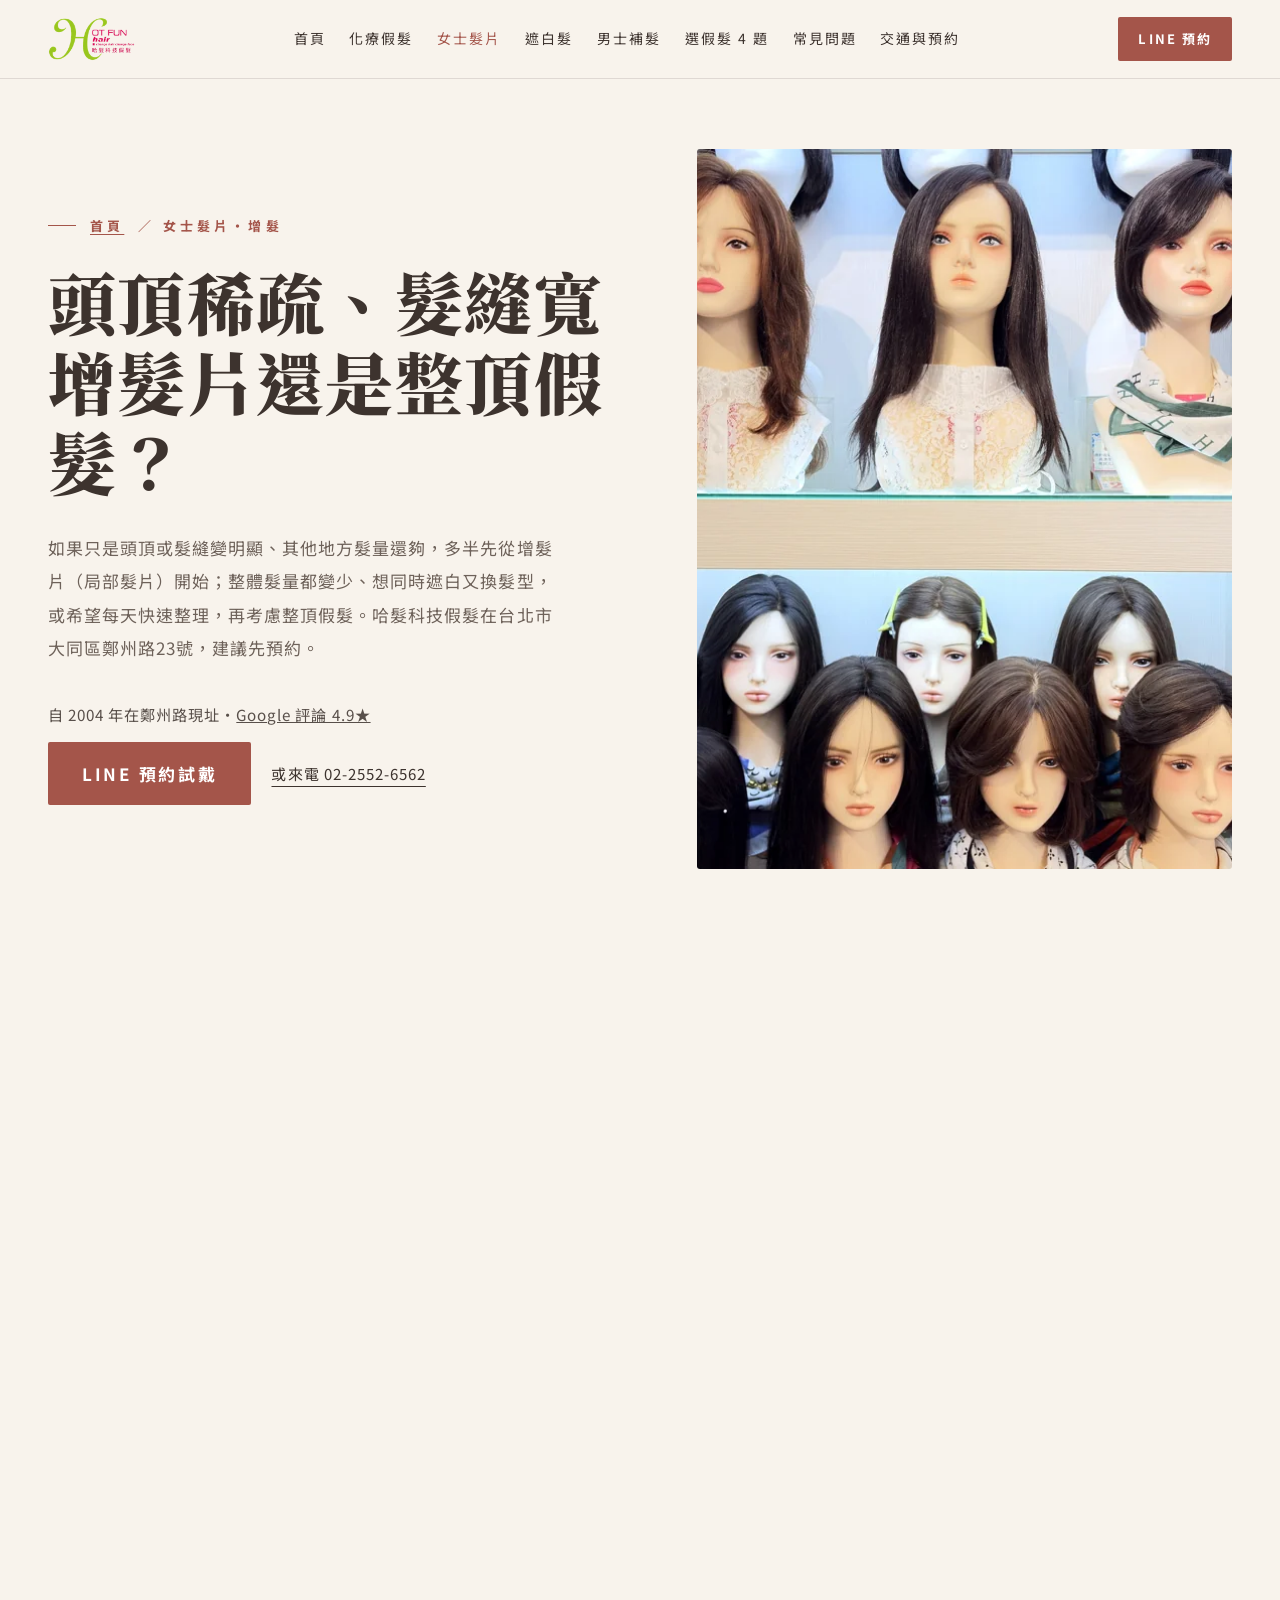
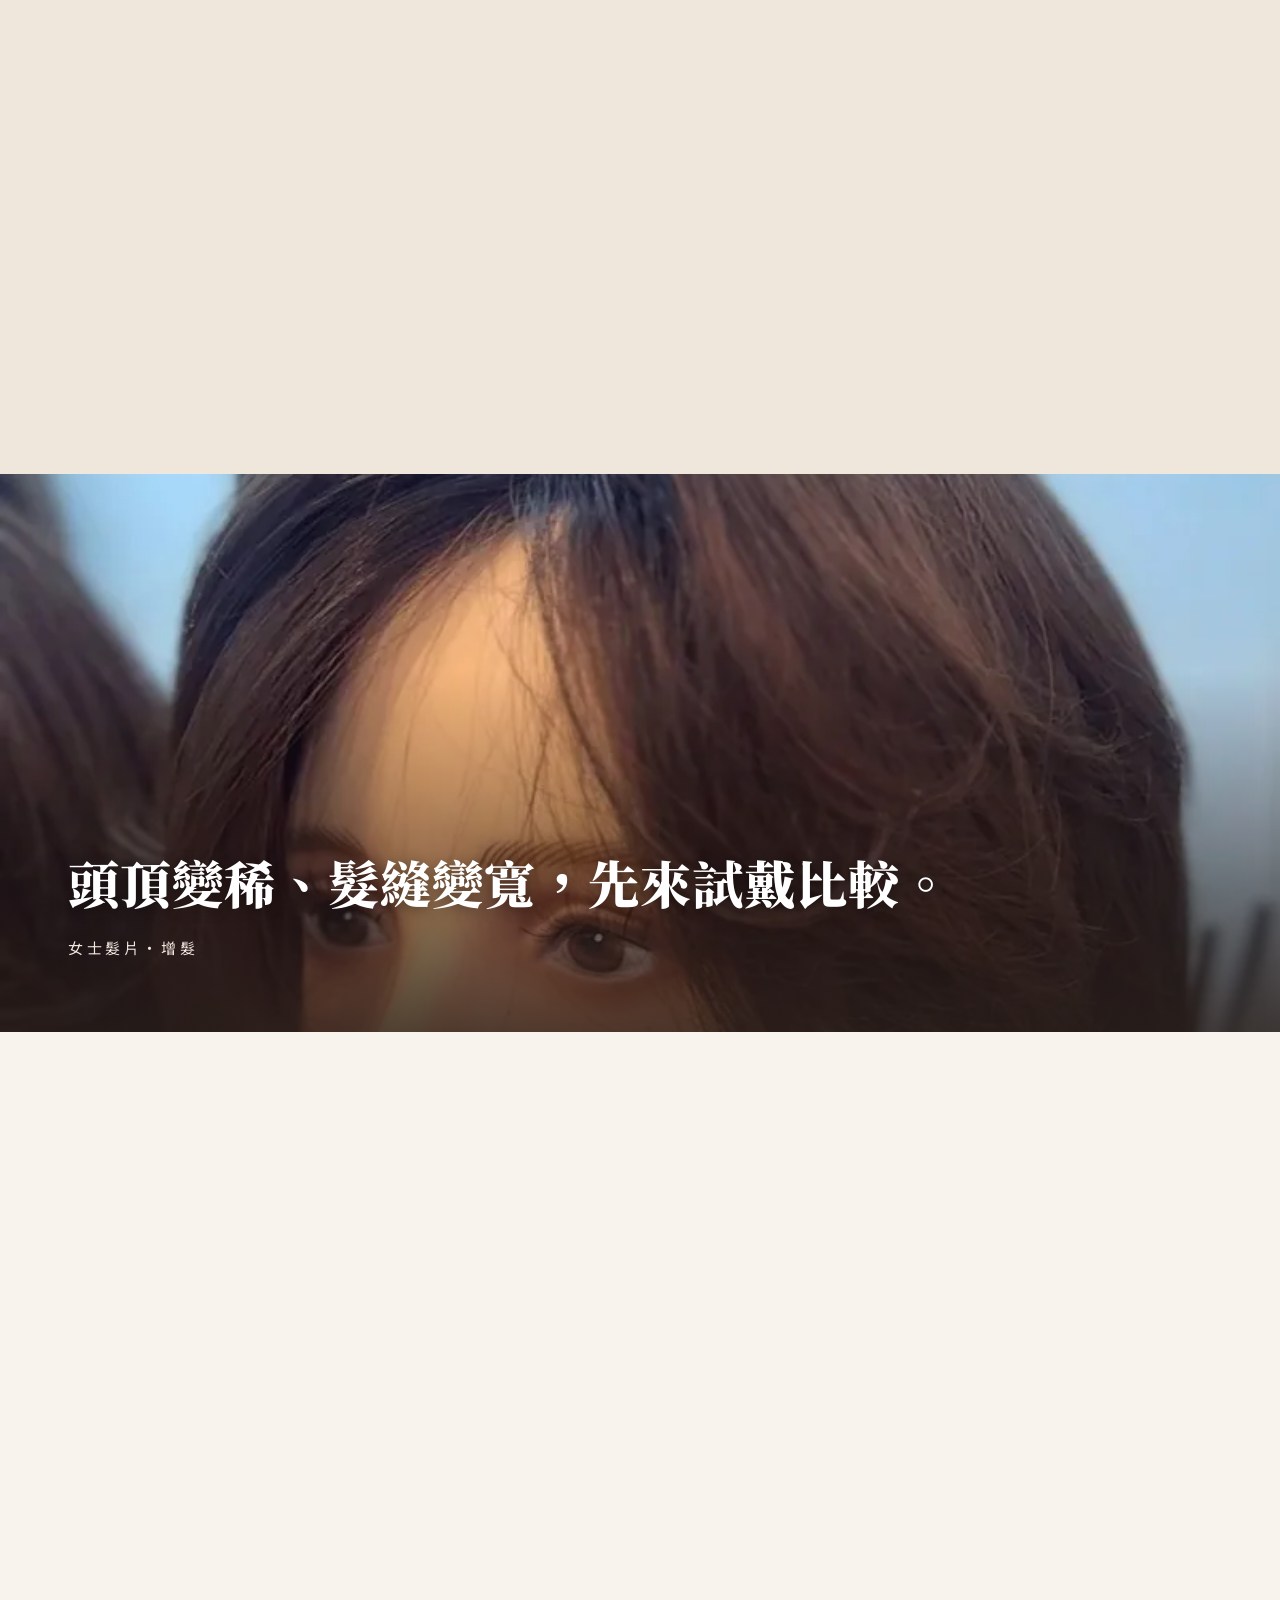
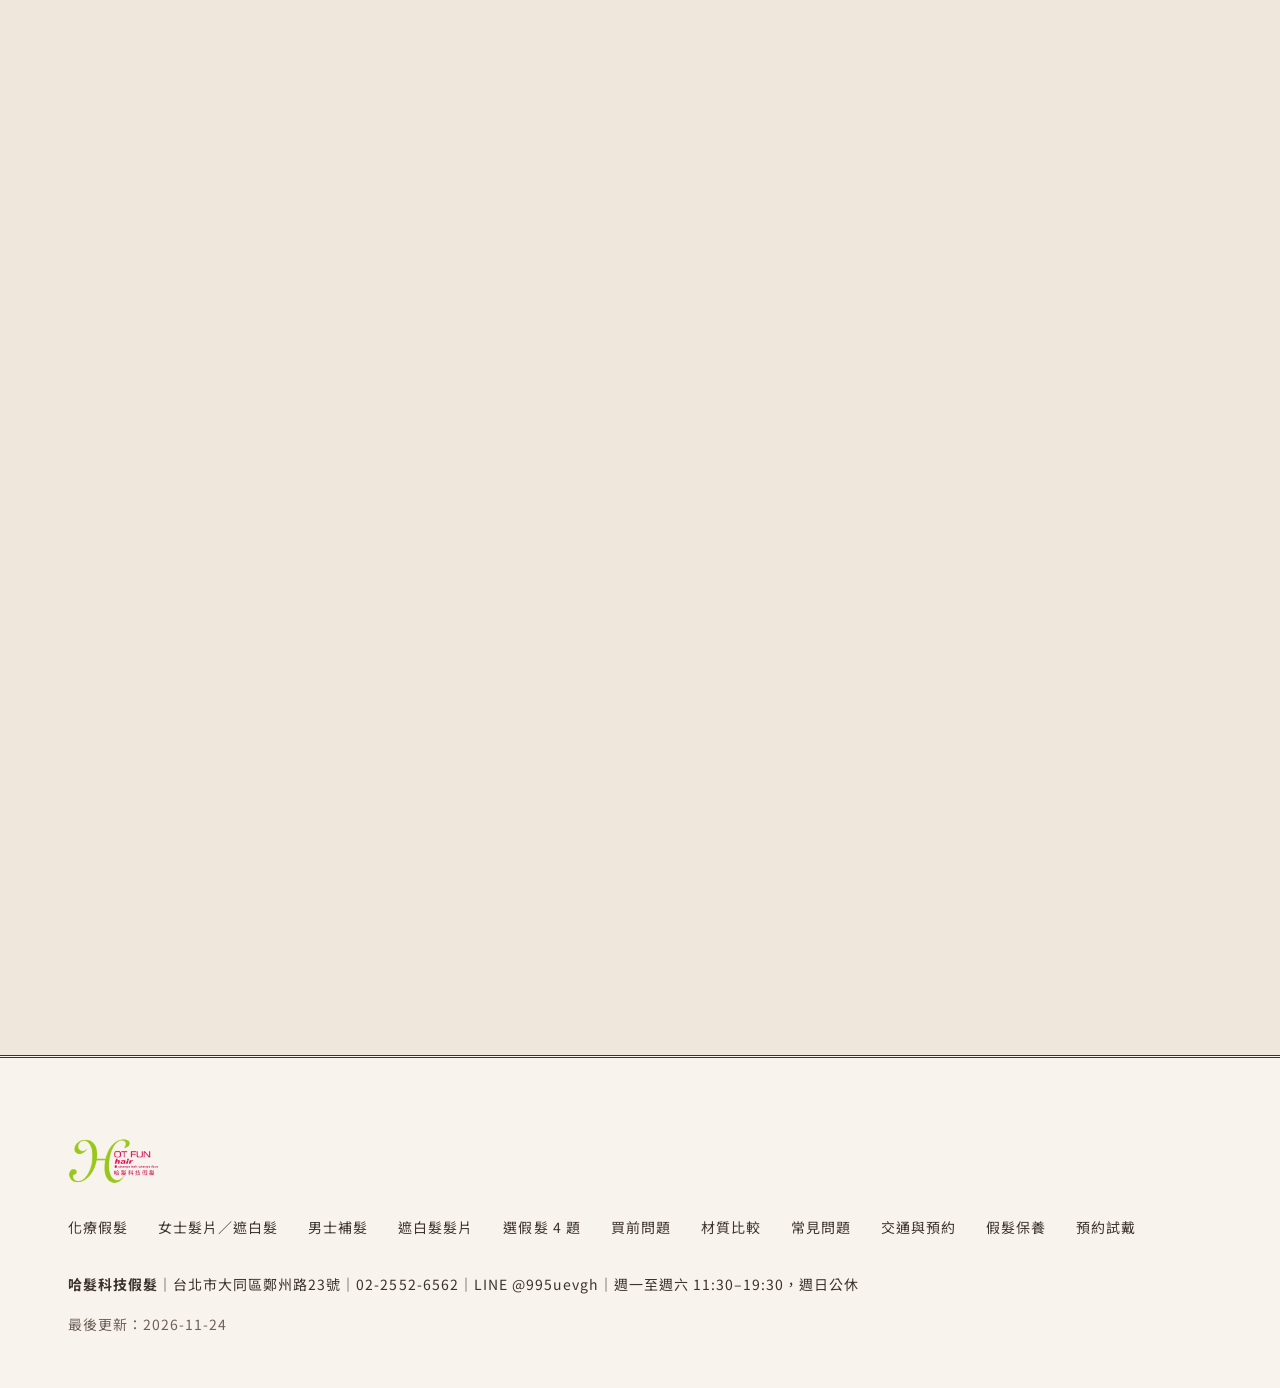
<file: hairs/index.html>
<!doctype html><html lang="zh-Hant-TW"><head><script async src="https://www.googletagmanager.com/gtag/js?id=G-0ZXGL8J3J7"></script>
<script>window.dataLayer=window.dataLayer||[];function gtag(){dataLayer.push(arguments);}gtag('js',new Date());gtag('config','G-0ZXGL8J3J7');</script><script>gtag('config','AW-10937277015');</script><meta charset="utf-8"><title>頁面已移動｜哈髮科技假髮</title><link rel="canonical" href="https://www.hotfunhair.com/women/"><meta name="robots" content="noindex,follow"><meta http-equiv="refresh" content="0; url=/women/"><link rel="icon" href="/img/logo.png"><script type="application/ld+json">{"@context": "https://schema.org", "@type": "WebPage", "url": "https://www.hotfunhair.com/women/", "inLanguage": "zh-Hant-TW", "dateModified": "2026-10-30"}</script></head><body><p>本頁已移到 <a href="/women/">新頁面</a>。</p></body></html>
</file>
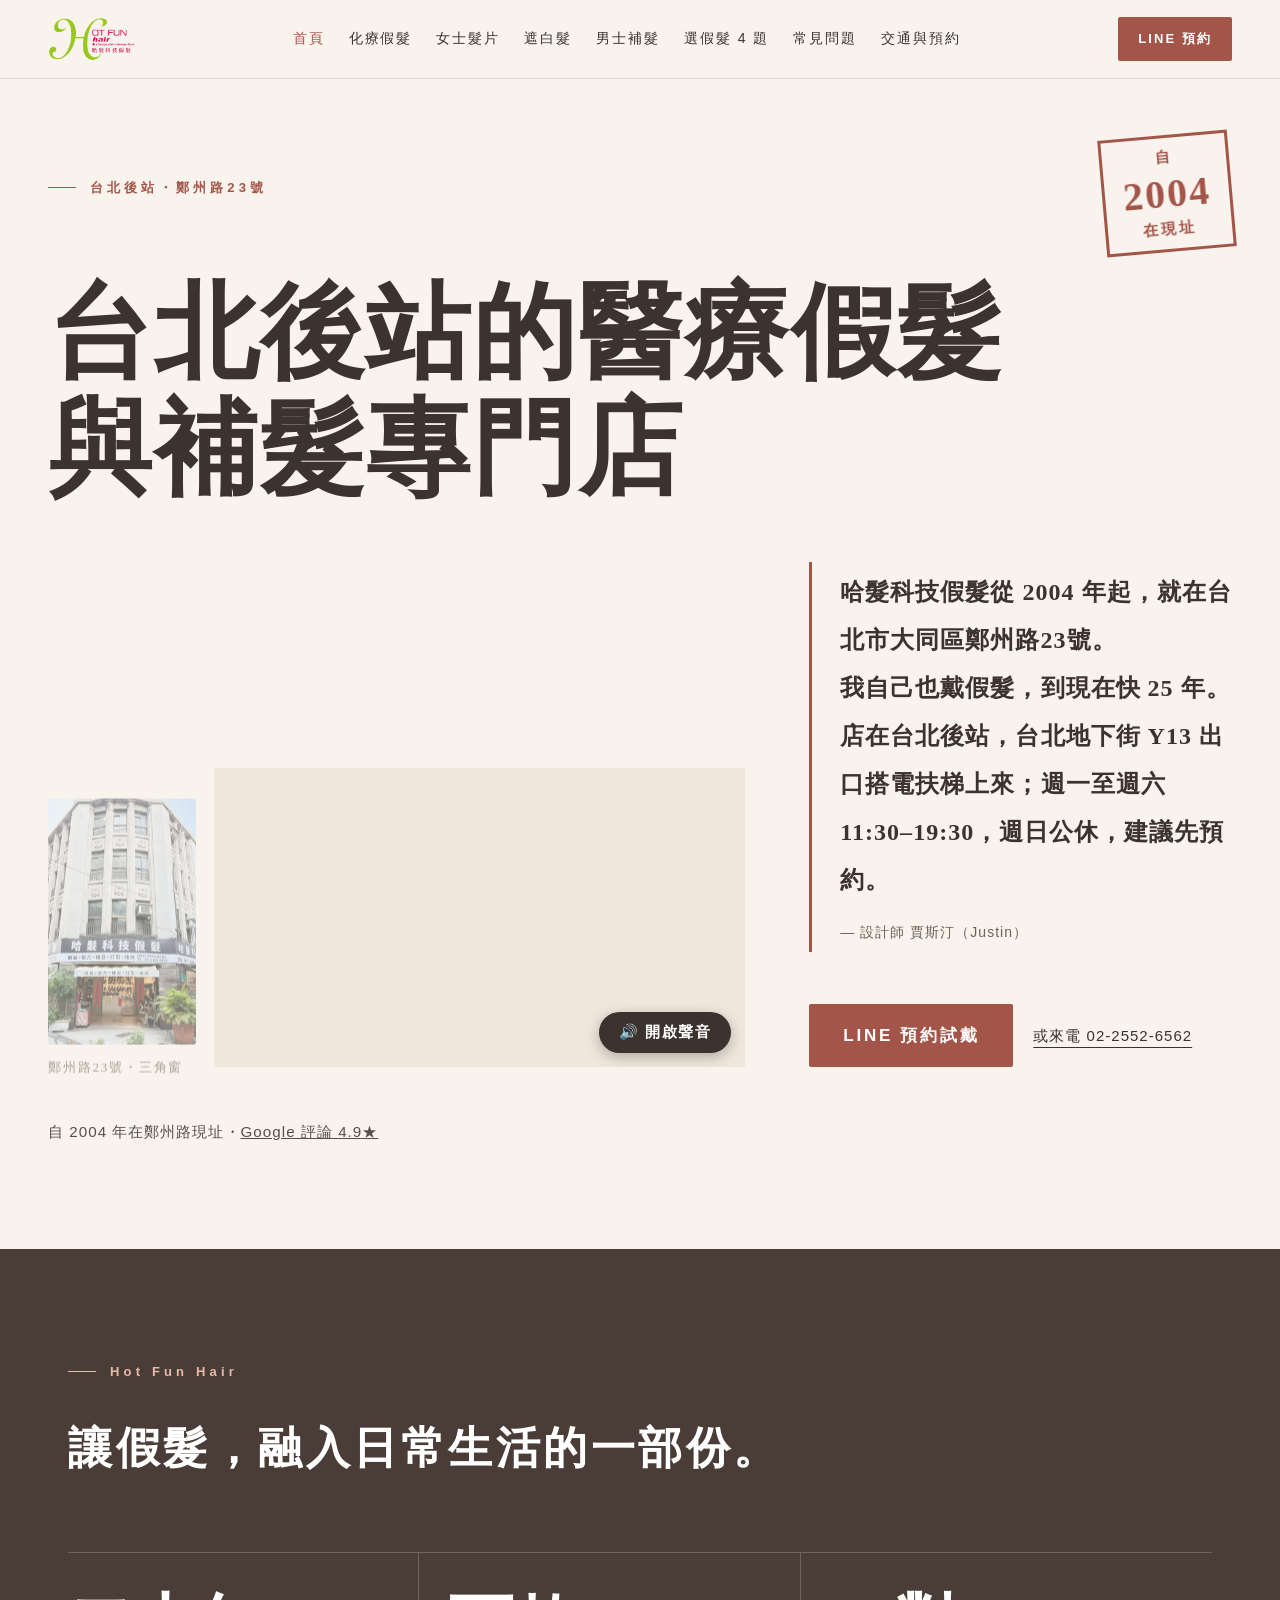
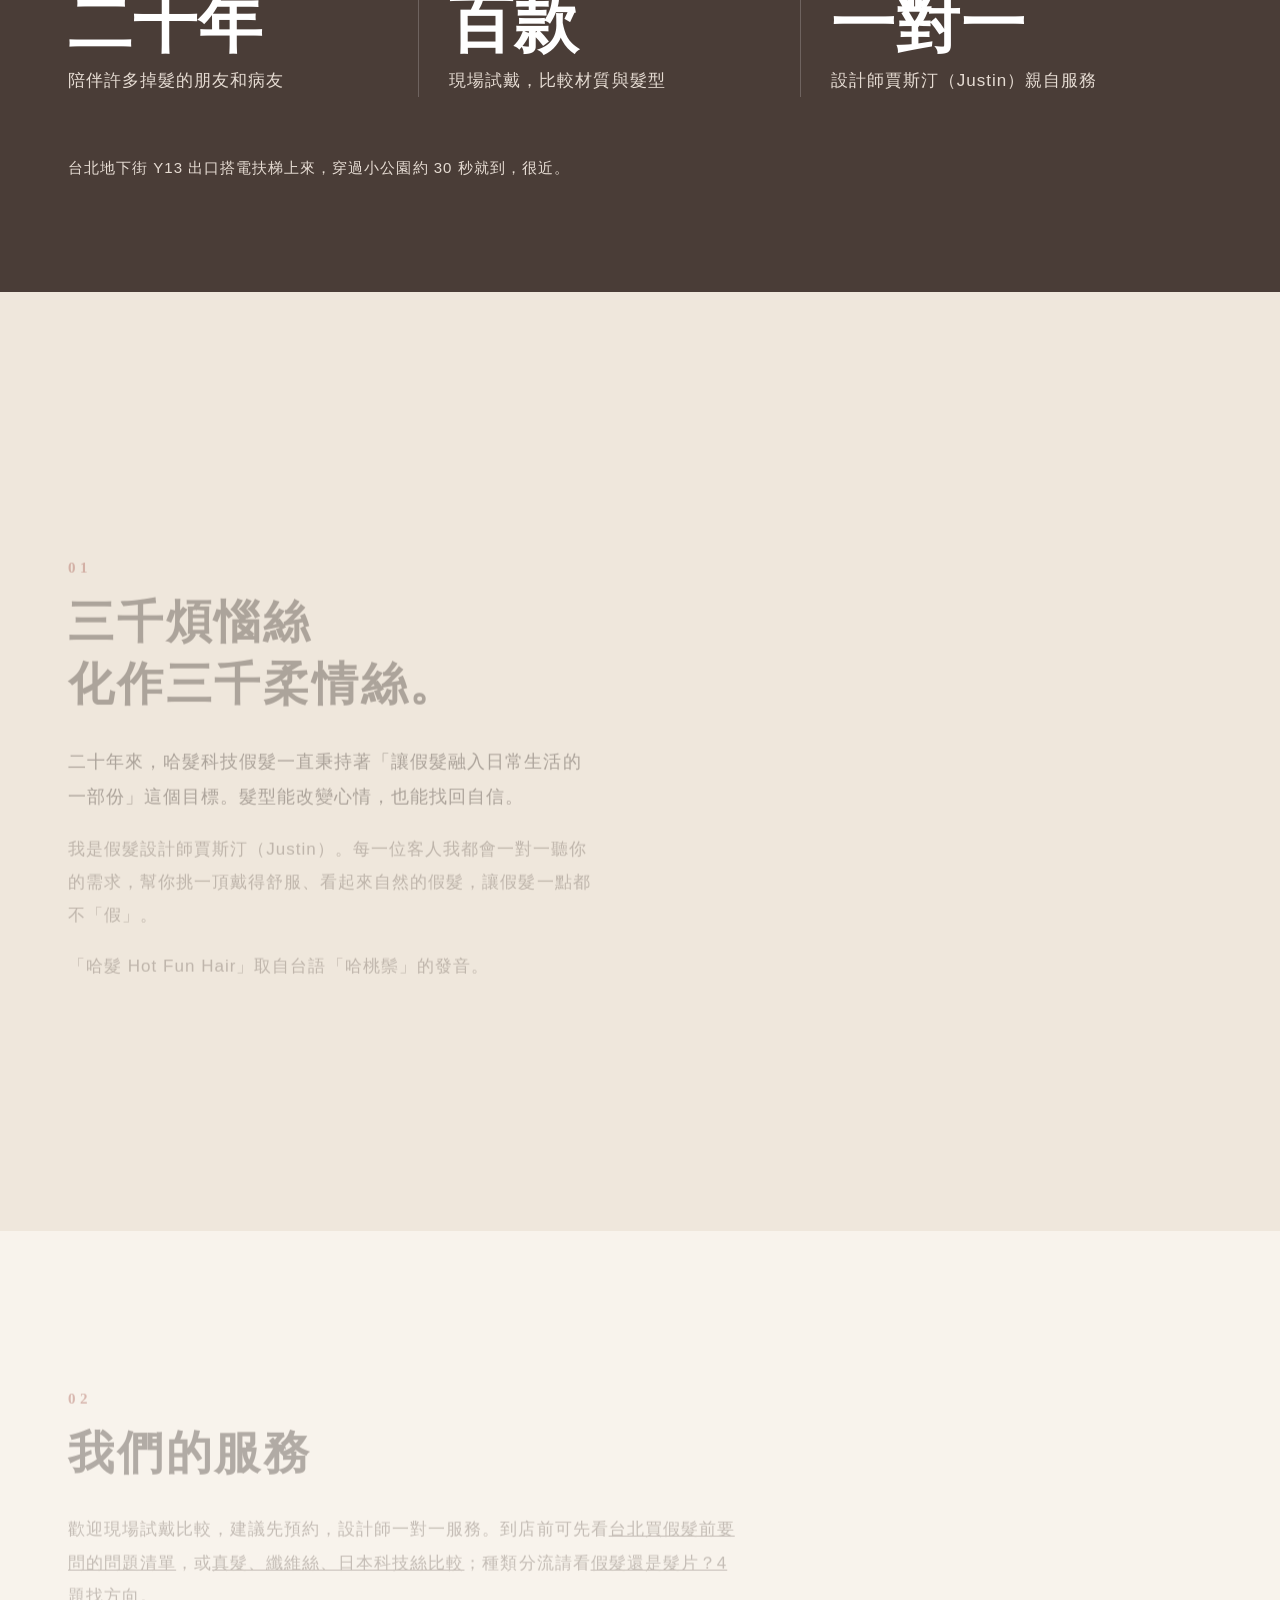
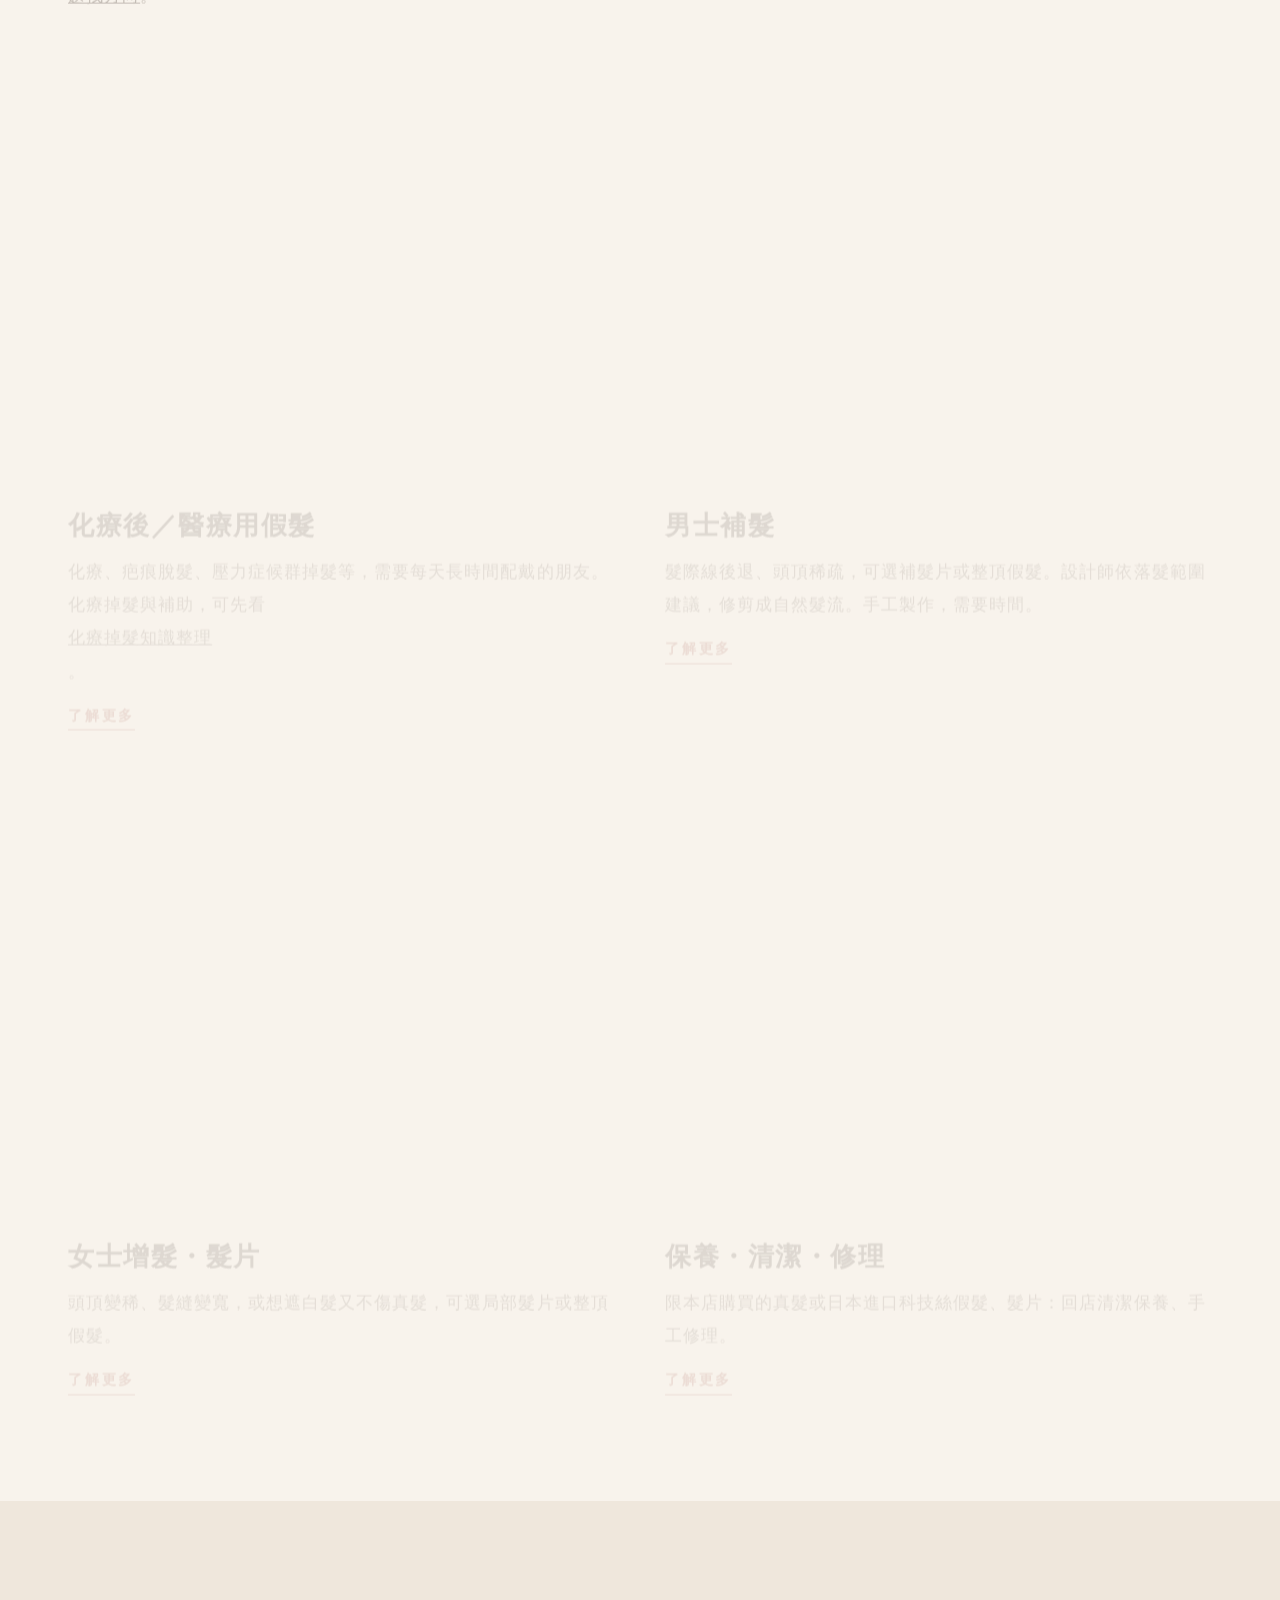
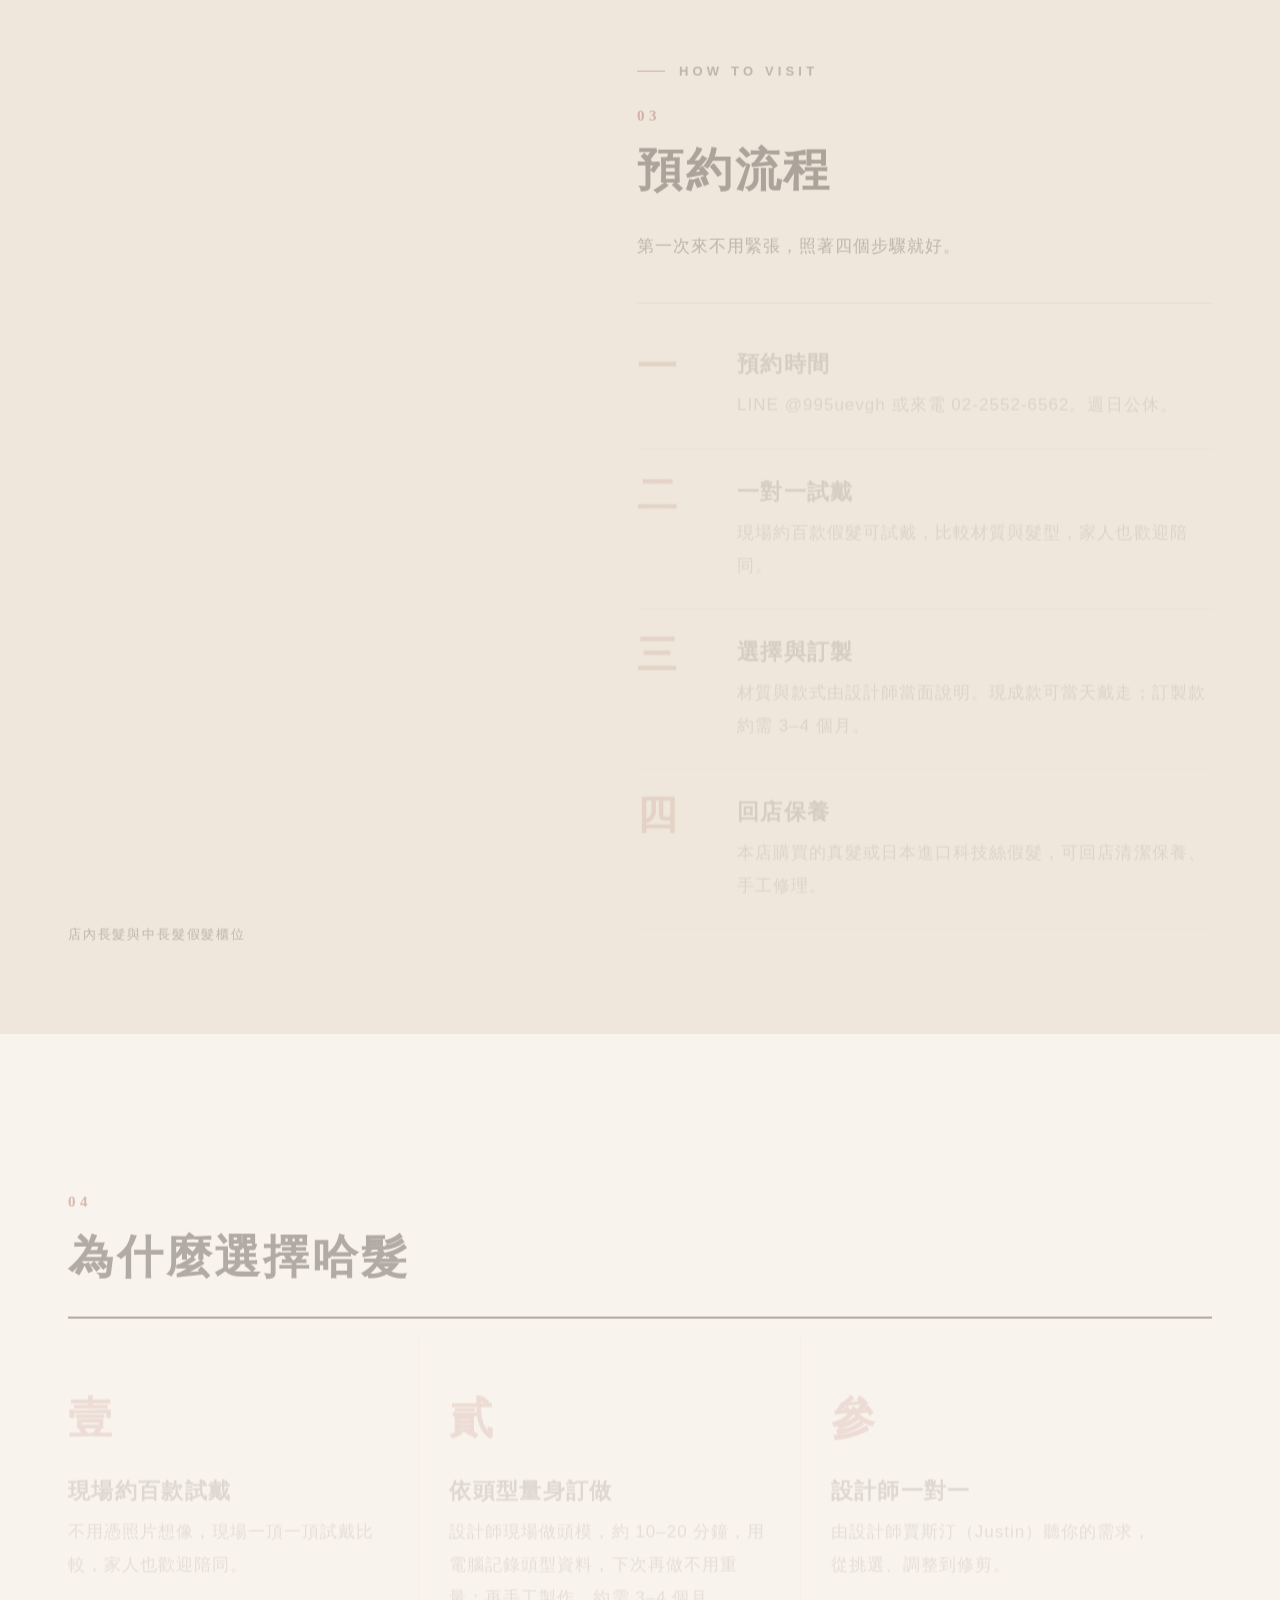
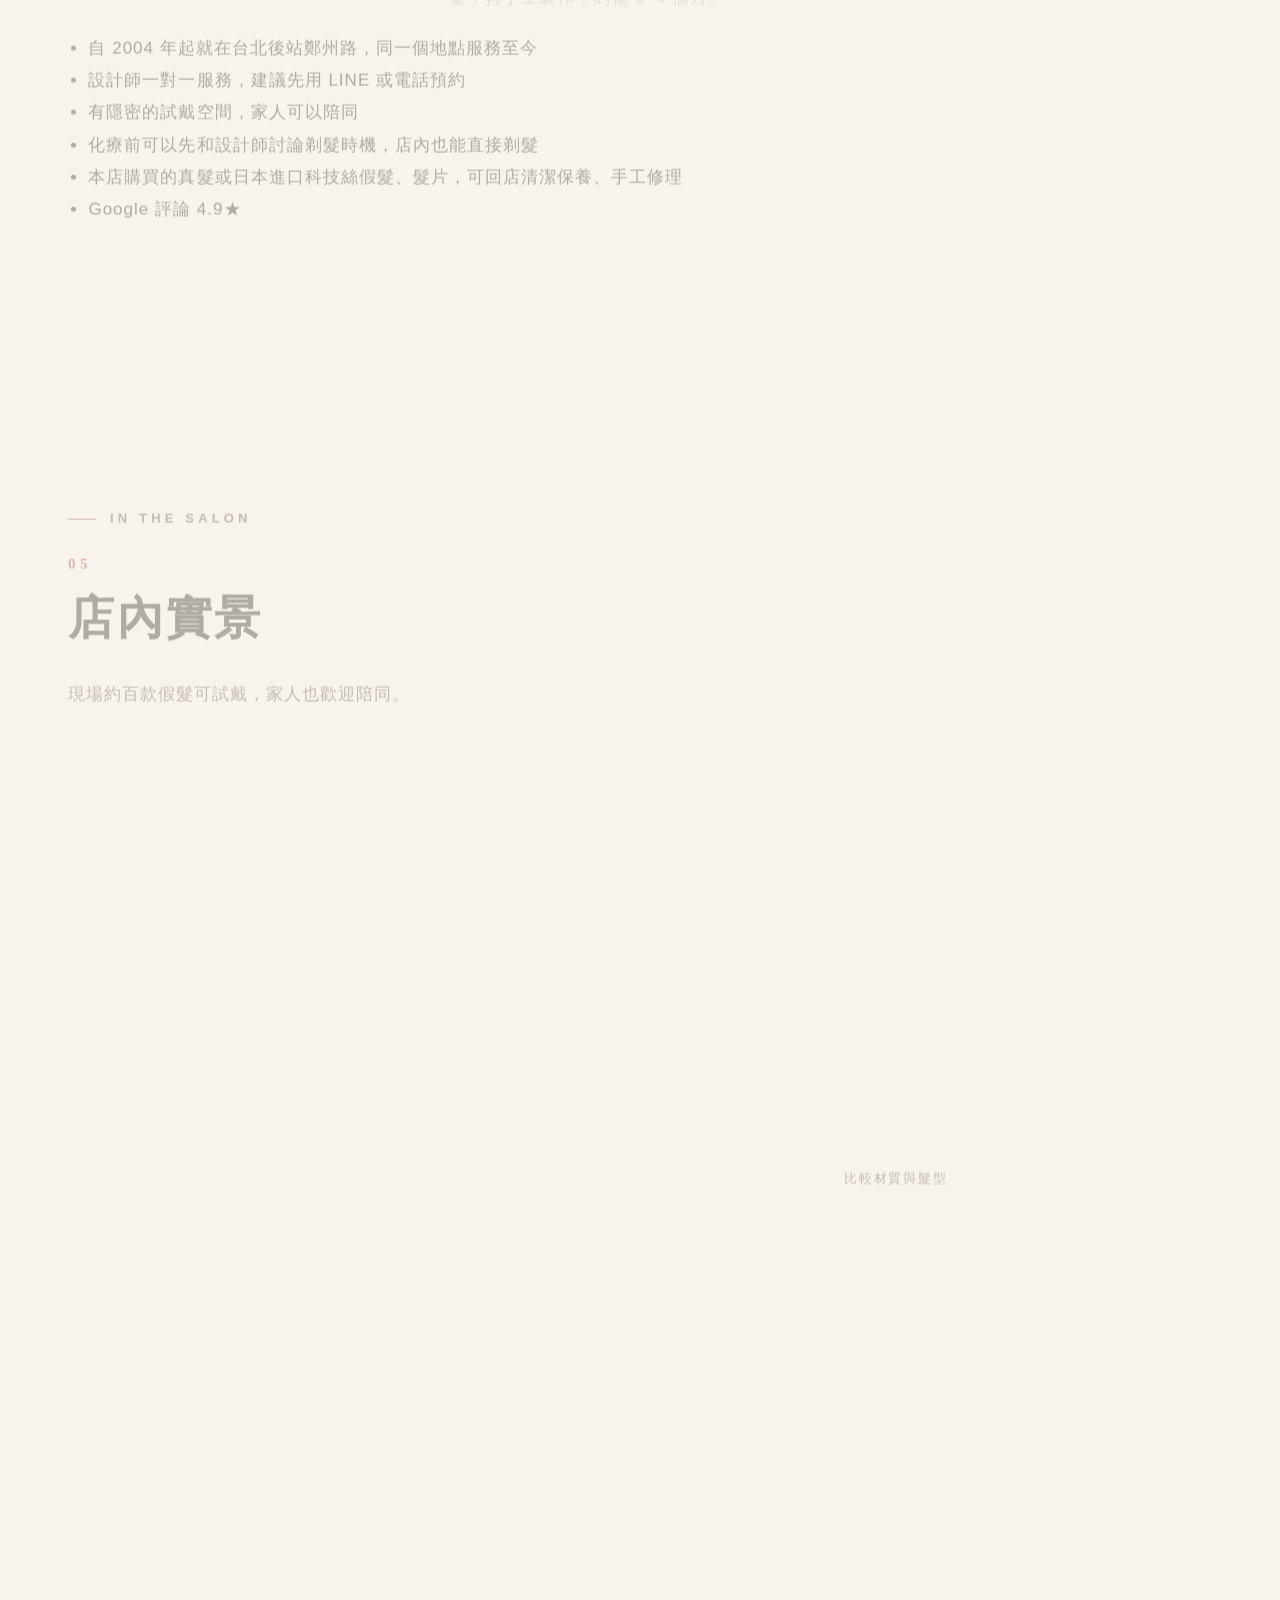
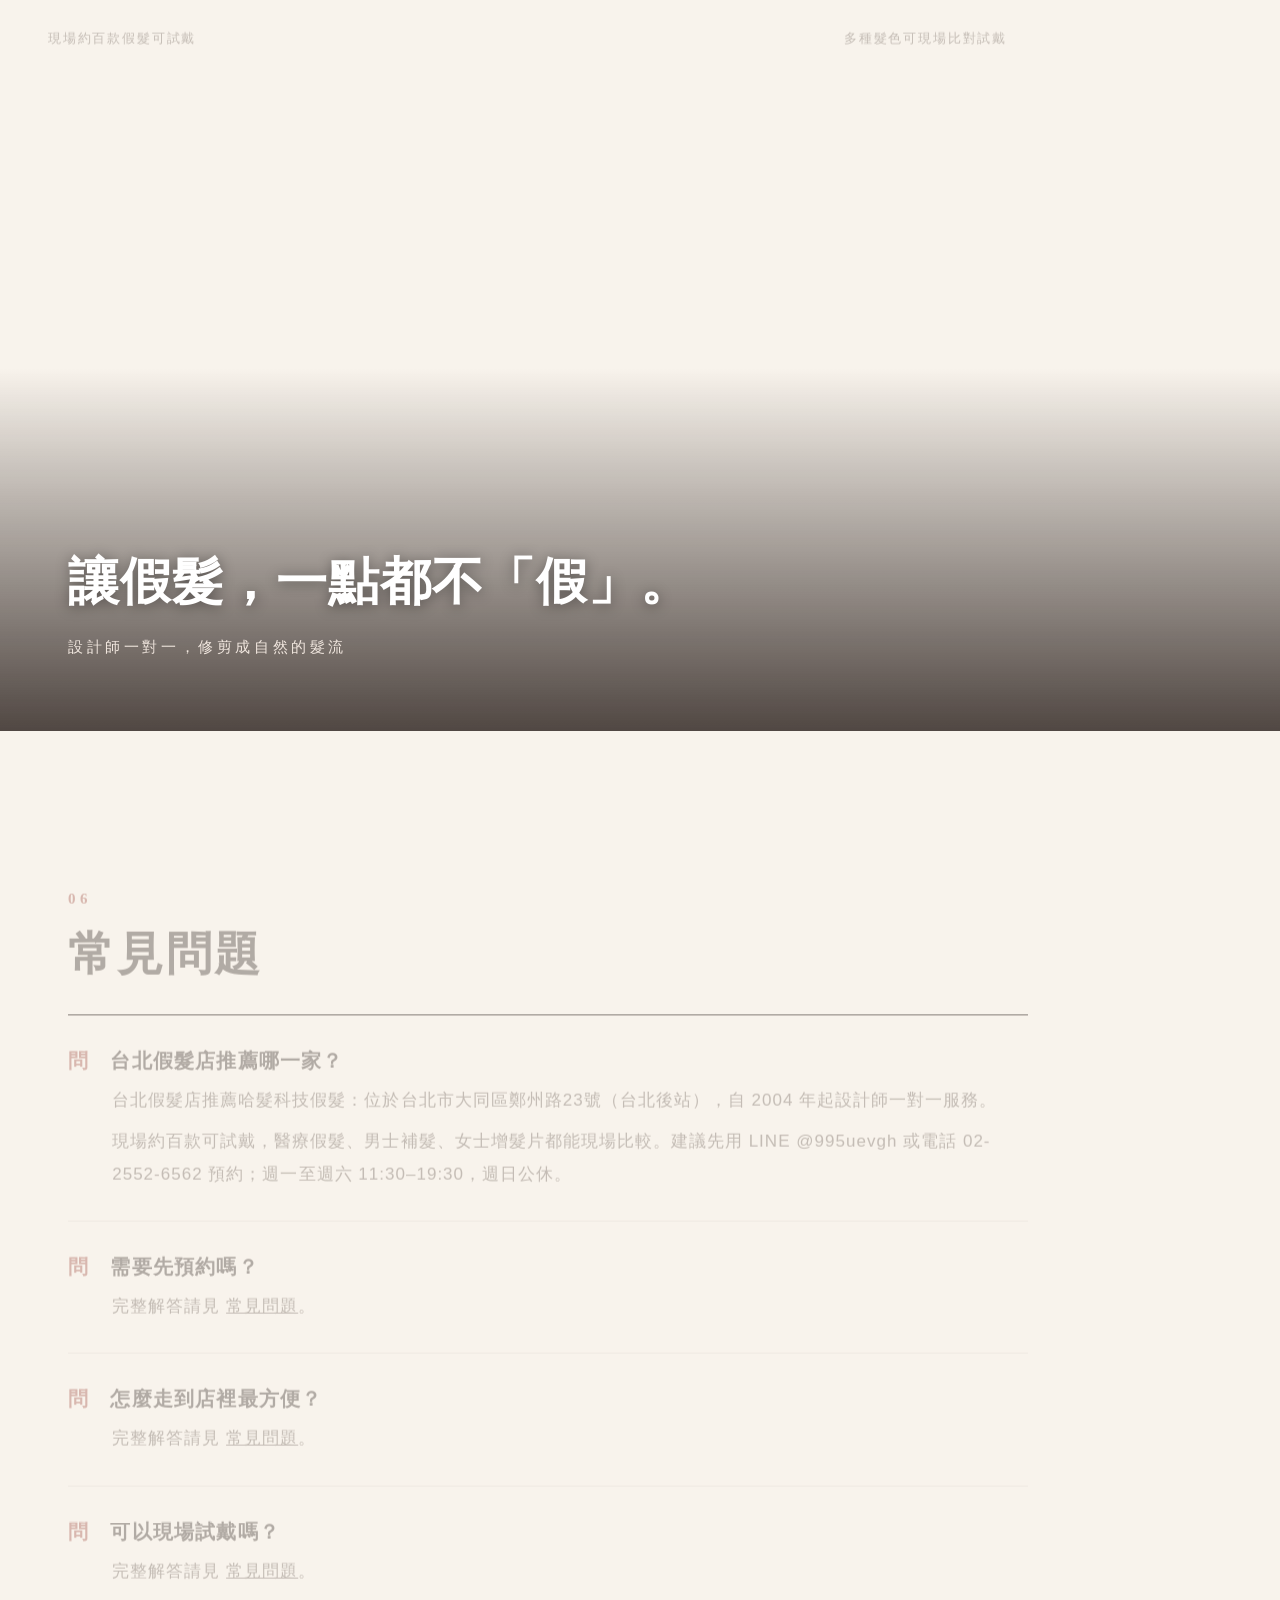
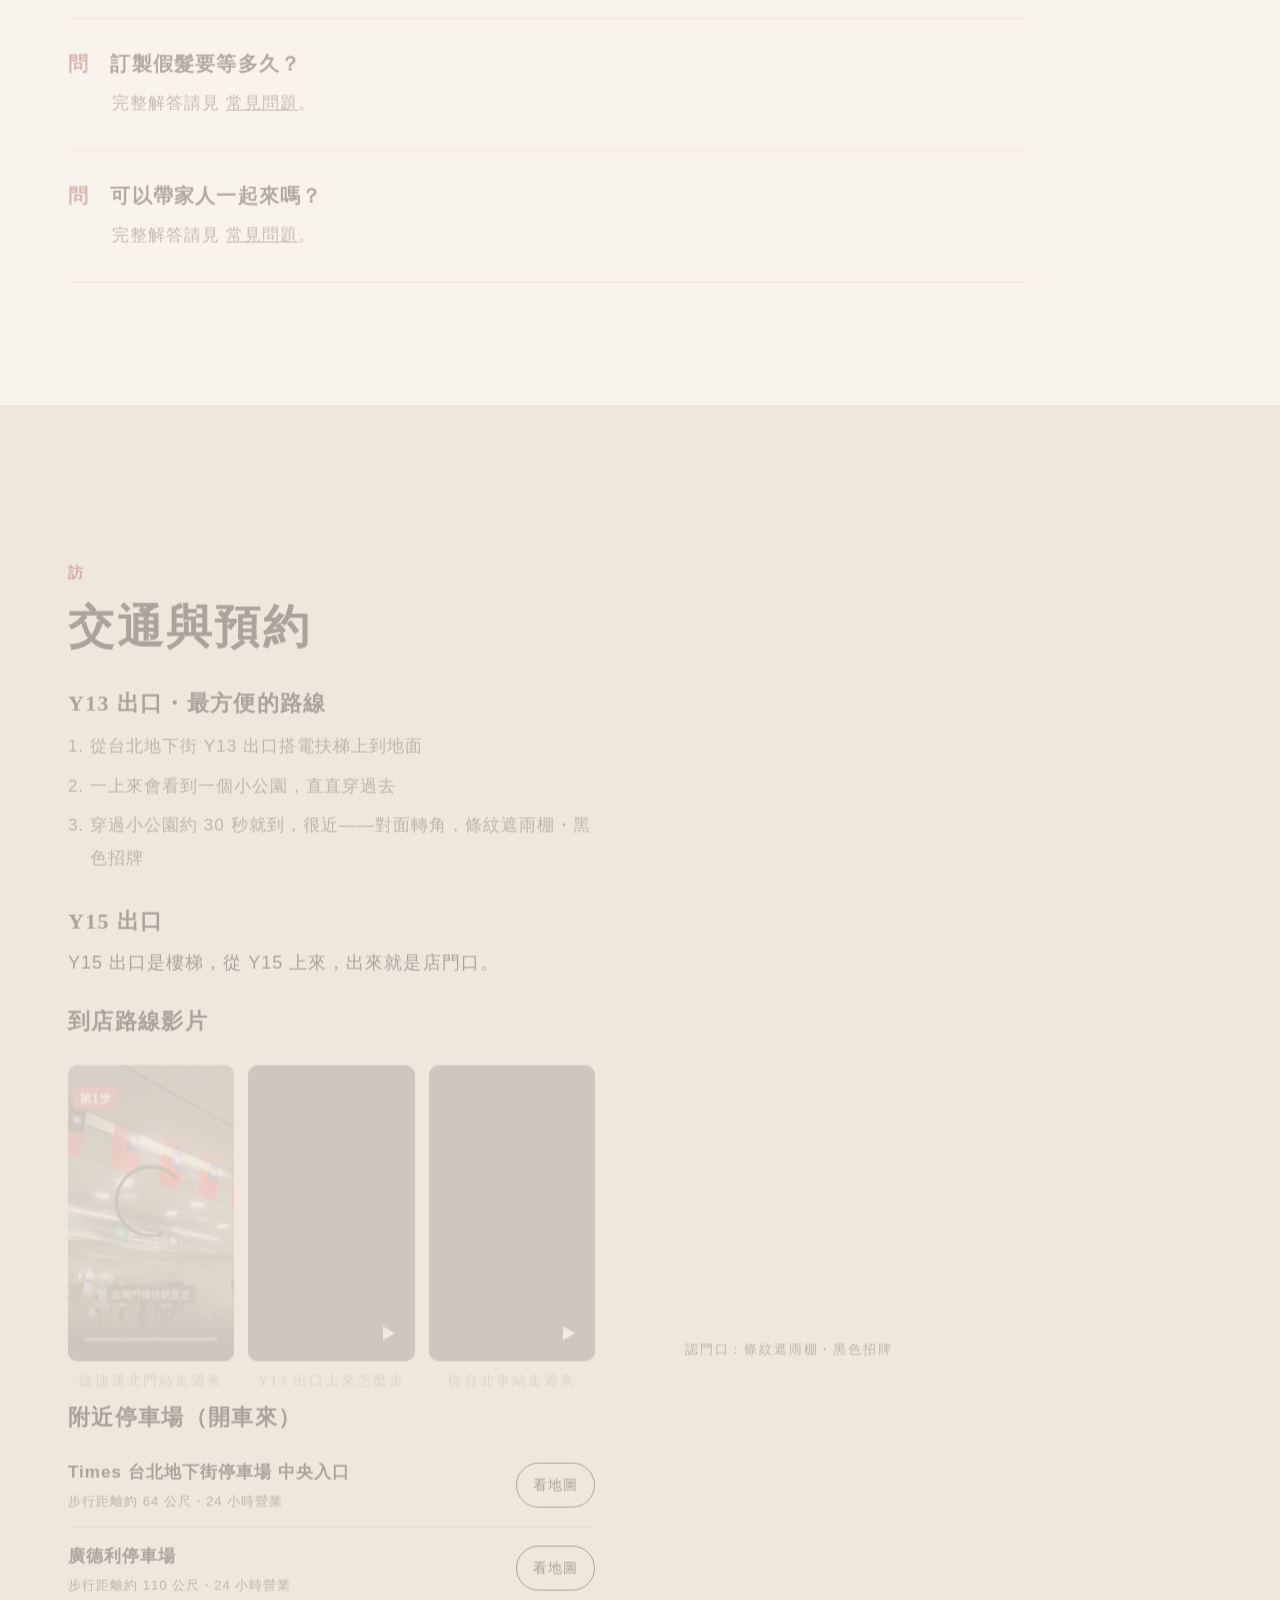
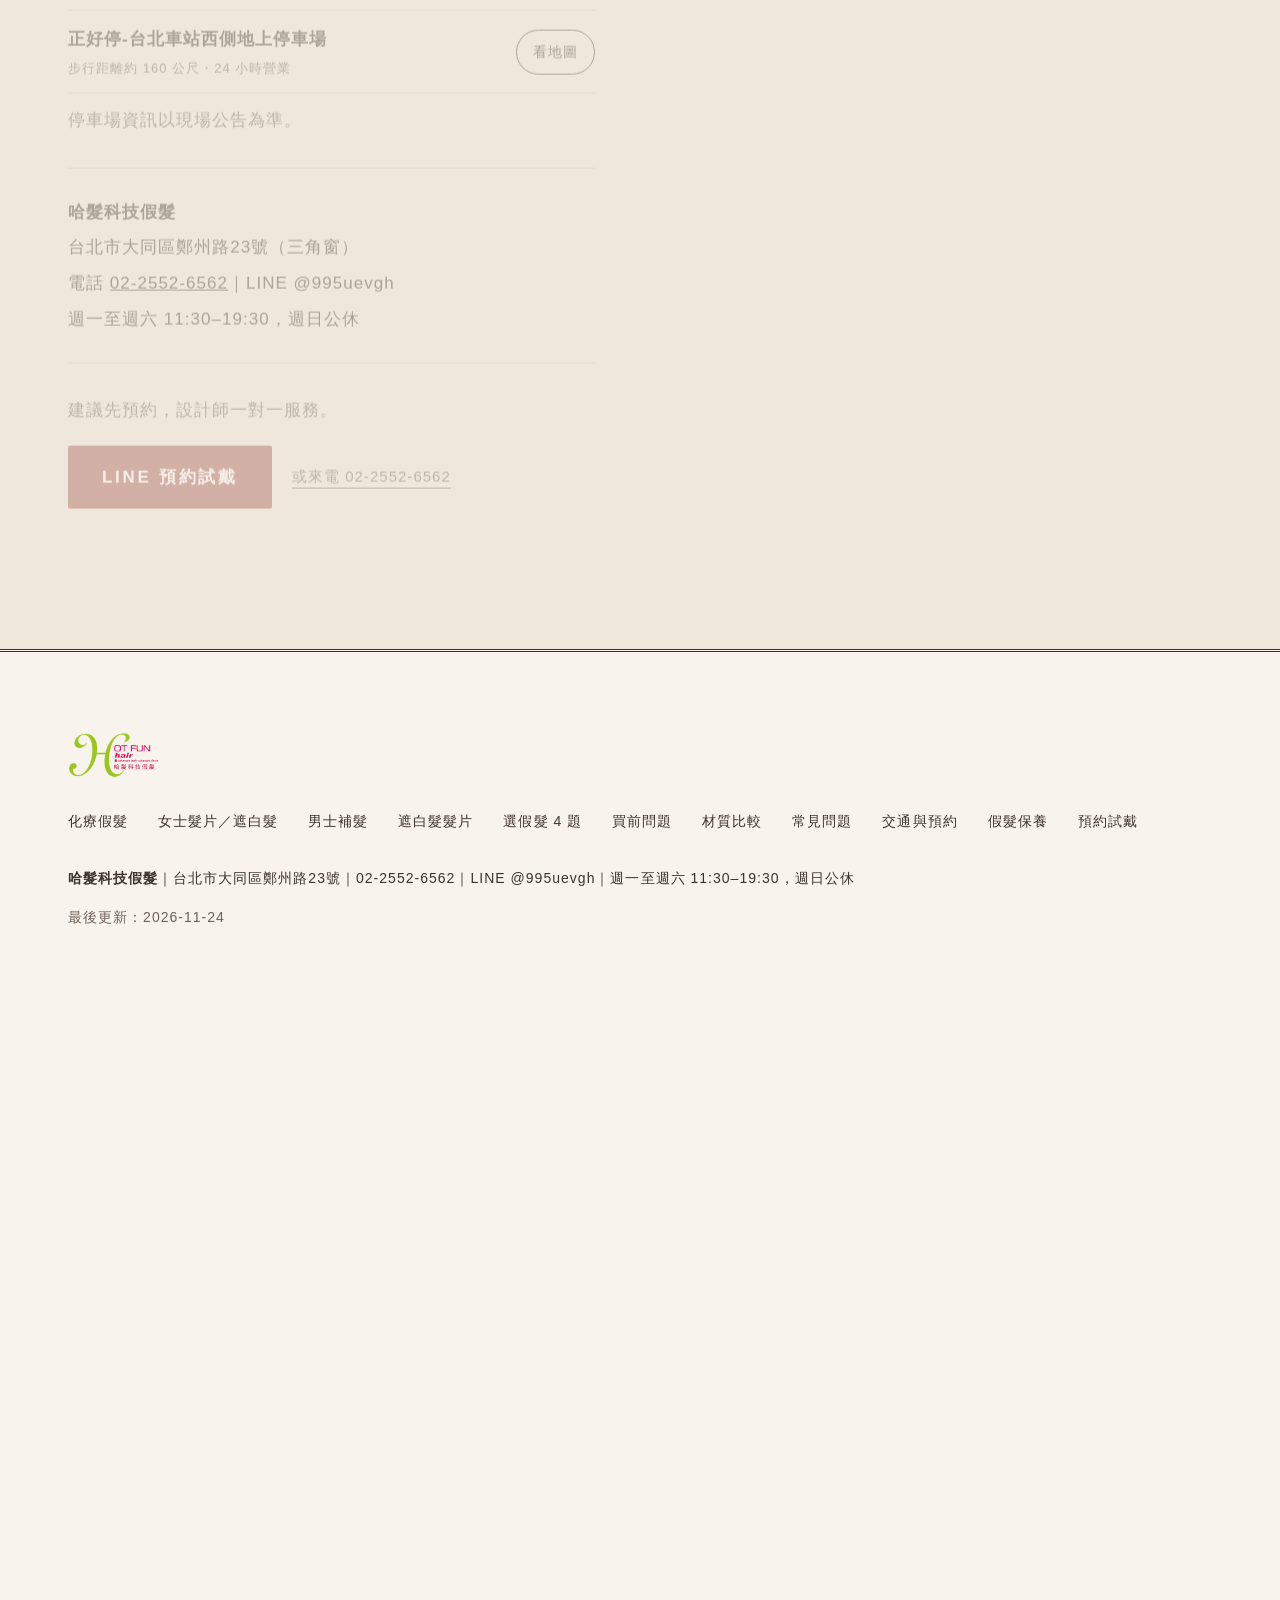
<file: news1/index.html>
<!doctype html><html lang="zh-Hant-TW"><head><script async src="https://www.googletagmanager.com/gtag/js?id=G-0ZXGL8J3J7"></script>
<script>window.dataLayer=window.dataLayer||[];function gtag(){dataLayer.push(arguments);}gtag('js',new Date());gtag('config','G-0ZXGL8J3J7');</script><script>gtag('config','AW-10937277015');</script><meta charset="utf-8"><title>頁面已移動｜哈髮科技假髮</title><link rel="canonical" href="https://www.hotfunhair.com/"><meta name="robots" content="noindex,follow"><meta http-equiv="refresh" content="0; url=/"><link rel="icon" href="/img/logo.png"><script type="application/ld+json">{"@context": "https://schema.org", "@type": "WebPage", "url": "https://www.hotfunhair.com/", "inLanguage": "zh-Hant-TW", "dateModified": "2026-10-30"}</script></head><body><p>本頁已移到 <a href="/">新頁面</a>。</p></body></html>
</file>
